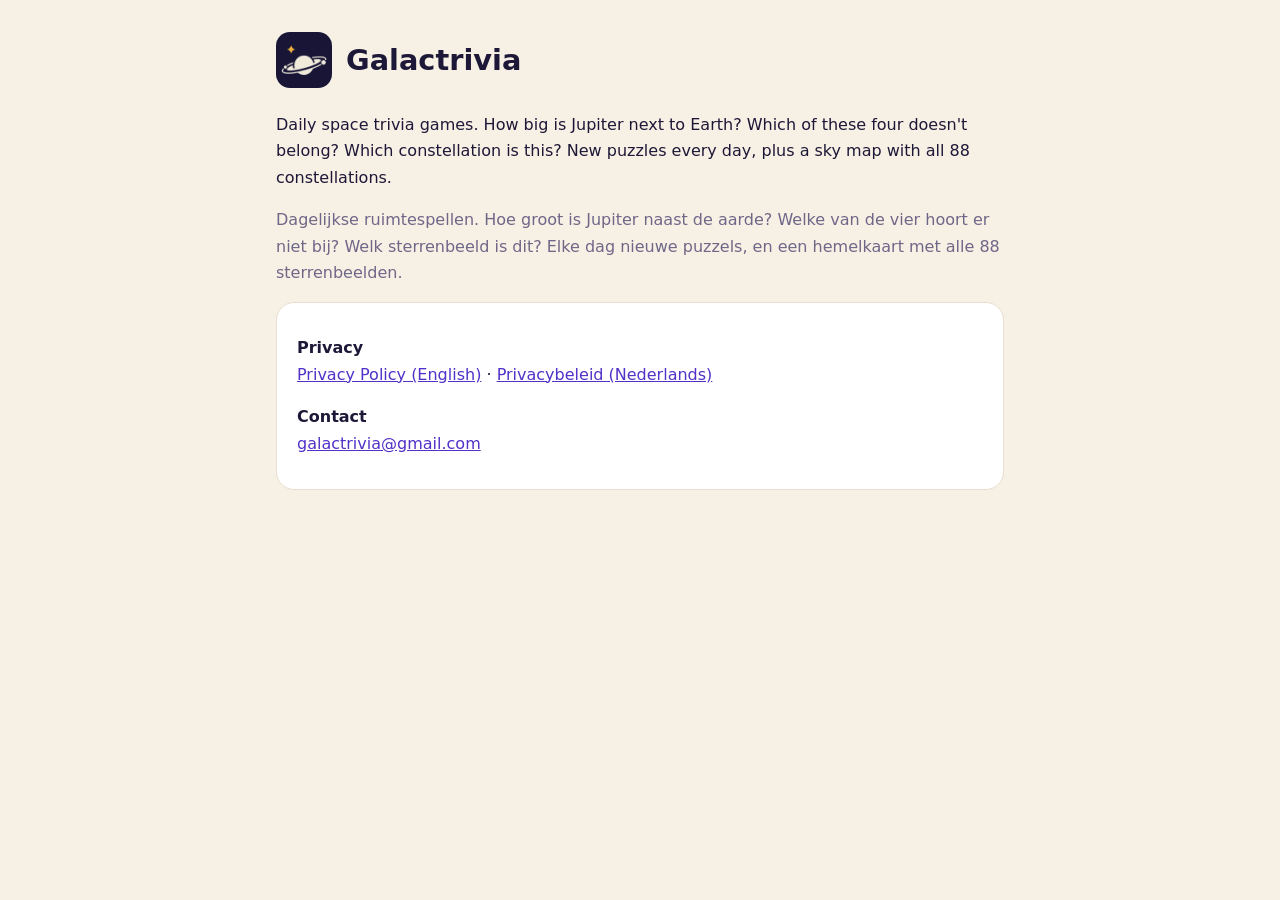
<file: index.html>
<!doctype html>
<html lang="en">
<head>
<meta charset="utf-8">
<meta name="viewport" content="width=device-width, initial-scale=1">
<title>Galactrivia</title>
<meta name="description" content="Galactrivia – daily space trivia games and a sky map. Size planets, spot the outlier, name the constellations.">
<link rel="stylesheet" href="style.css">
<link rel="icon" href="favicon.png">
<link rel="apple-touch-icon" href="icon.png">
</head>
<body>
<main>
<header><img src="icon.png" alt="Galactrivia icon"><h1>Galactrivia</h1></header>
<p>Daily space trivia games. How big is Jupiter next to Earth? Which of these four doesn't belong? Which constellation is this? New puzzles every day, plus a sky map with all 88 constellations.</p>
<p class="soft">Dagelijkse ruimtespellen. Hoe groot is Jupiter naast de aarde? Welke van de vier hoort er niet bij? Welk sterrenbeeld is dit? Elke dag nieuwe puzzels, en een hemelkaart met alle 88 sterrenbeelden.</p>

<div class="card">
<p><strong>Privacy</strong><br>
<a href="privacy.html">Privacy Policy (English)</a> · <a href="privacy-nl.html">Privacybeleid (Nederlands)</a></p>
<p><strong>Contact</strong><br>
<a href="mailto:galactrivia@gmail.com">galactrivia@gmail.com</a></p>
</div>
</main>
</body>
</html>
</file>
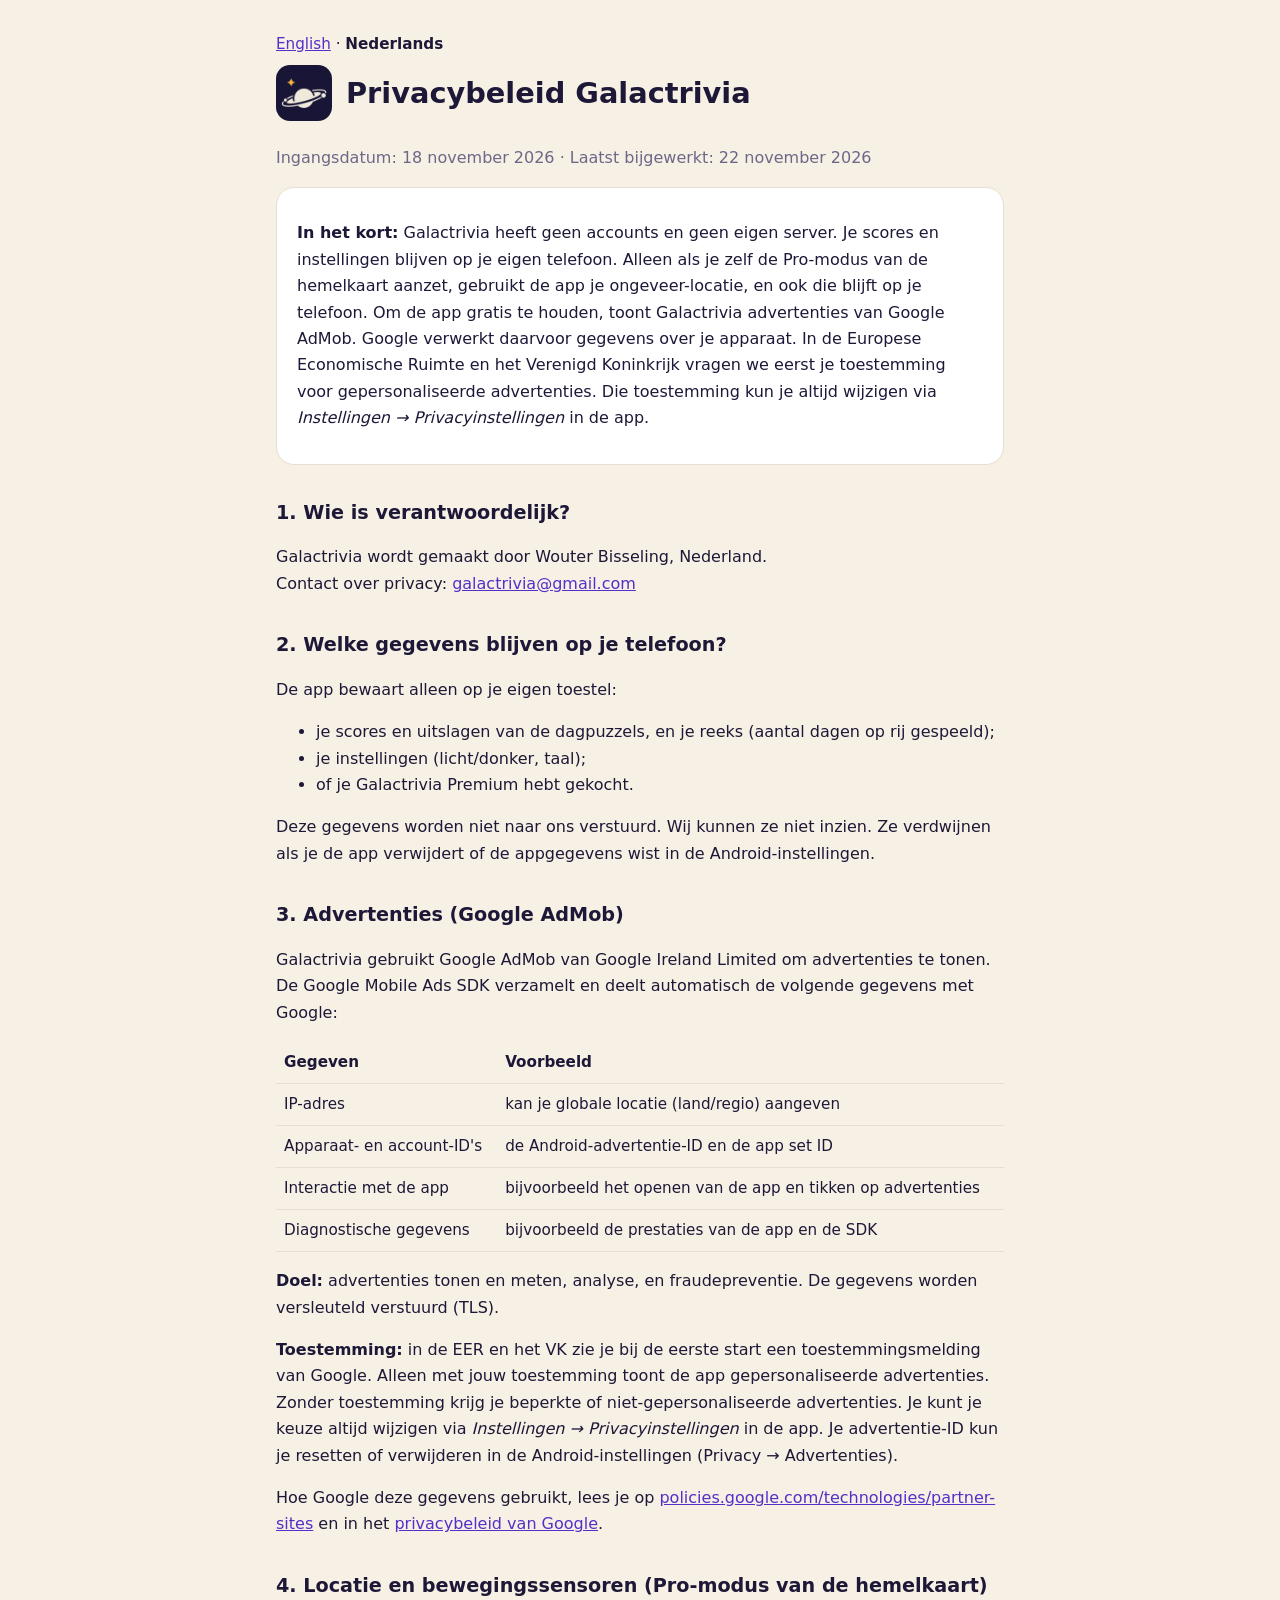
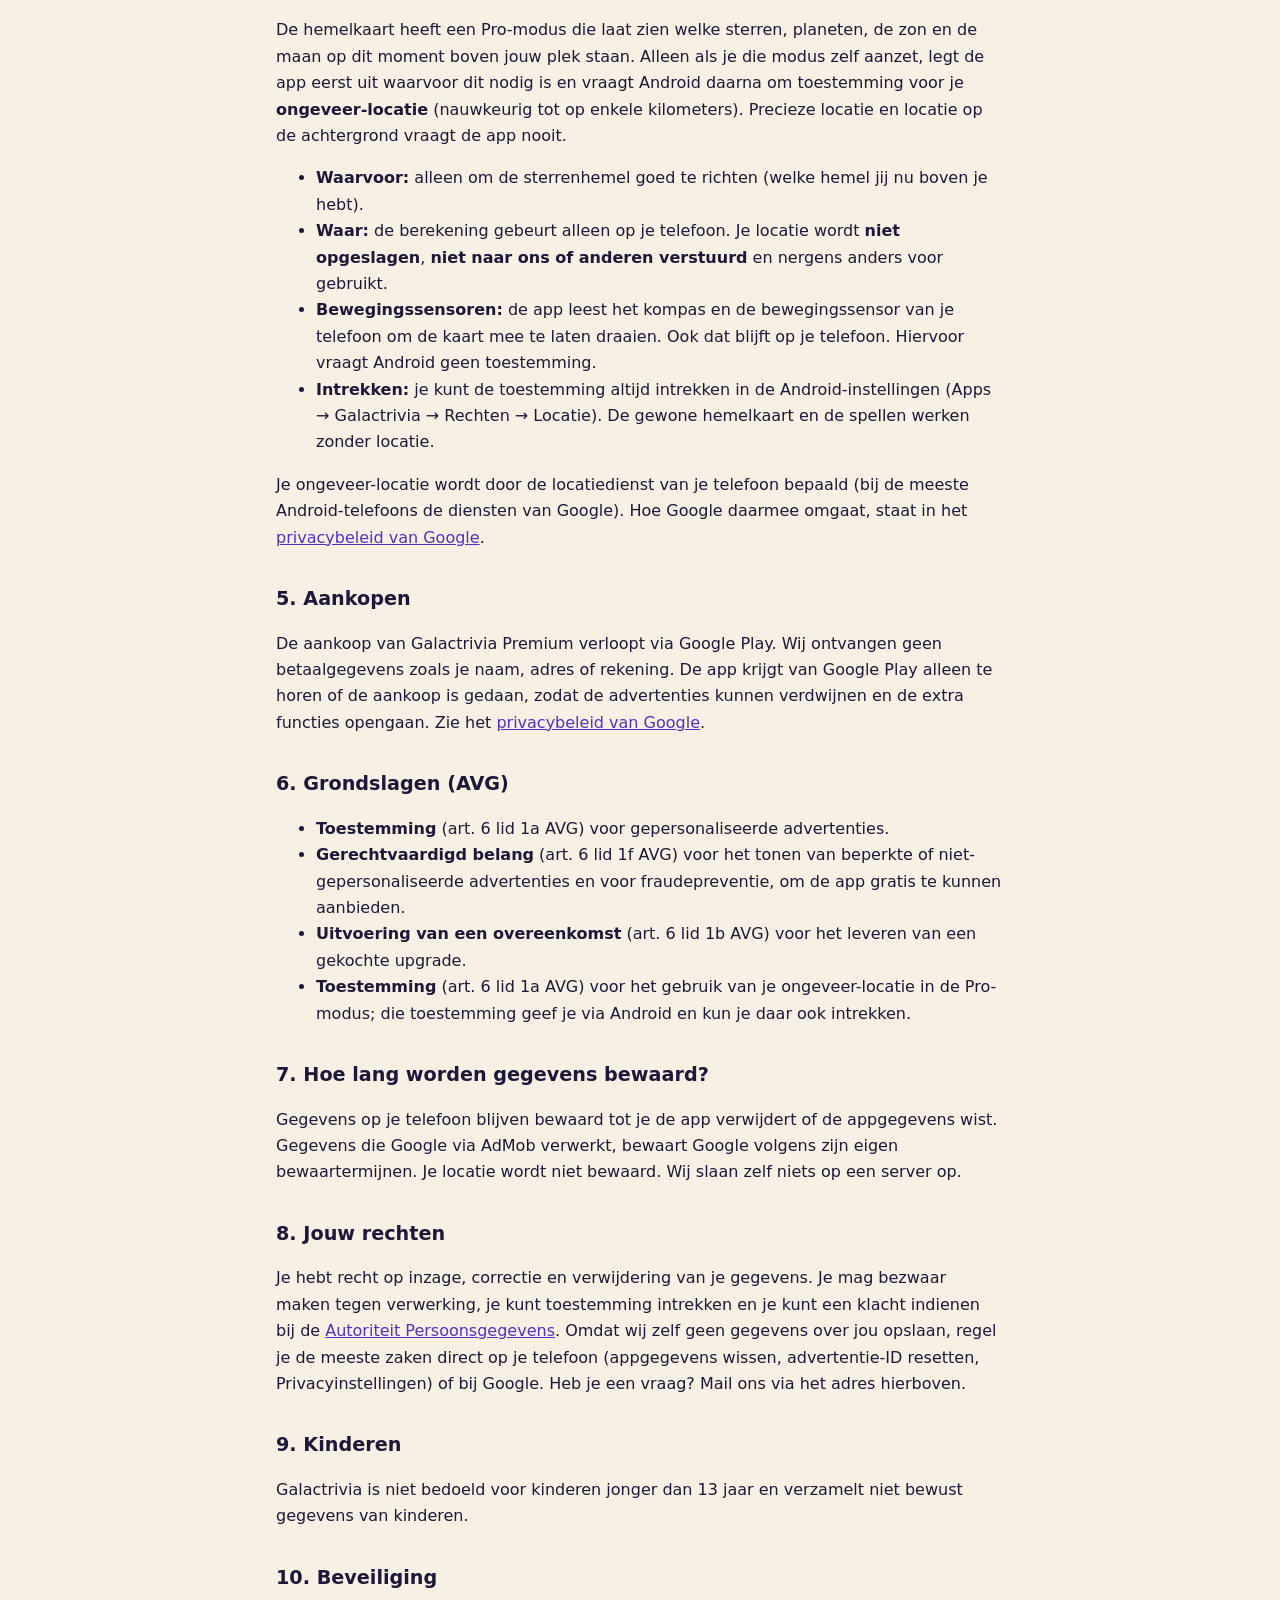
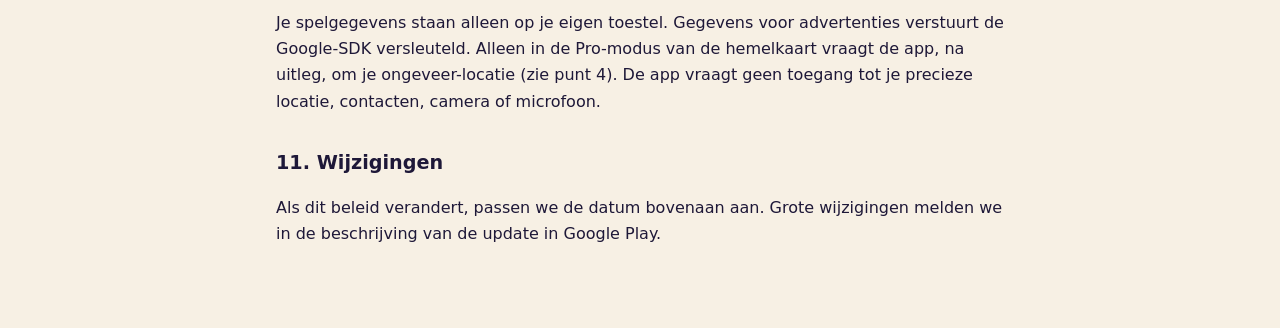
<file: privacy-nl.html>
<!doctype html>
<html lang="nl">
<head>
<meta charset="utf-8">
<meta name="viewport" content="width=device-width, initial-scale=1">
<title>Privacybeleid – Galactrivia</title>
<link rel="stylesheet" href="style.css">
<link rel="icon" href="favicon.png">
</head>
<body>
<main>
<nav class="lang"><a href="privacy.html">English</a> · <strong>Nederlands</strong></nav>
<header><img src="icon.png" alt="Galactrivia-icoon"><h1>Privacybeleid Galactrivia</h1></header>
<p class="soft">Ingangsdatum: 18 november 2026 · Laatst bijgewerkt: 22 november 2026</p>

<div class="card">
<p><strong>In het kort:</strong> Galactrivia heeft geen accounts en geen eigen server. Je scores en instellingen blijven op je eigen telefoon. Alleen als je zelf de Pro-modus van de hemelkaart aanzet, gebruikt de app je ongeveer-locatie, en ook die blijft op je telefoon. Om de app gratis te houden, toont Galactrivia advertenties van Google AdMob. Google verwerkt daarvoor gegevens over je apparaat. In de Europese Economische Ruimte en het Verenigd Koninkrijk vragen we eerst je toestemming voor gepersonaliseerde advertenties. Die toestemming kun je altijd wijzigen via <em>Instellingen → Privacyinstellingen</em> in de app.</p>
</div>

<h2>1. Wie is verantwoordelijk?</h2>
<p>Galactrivia wordt gemaakt door Wouter Bisseling, Nederland.<br>
Contact over privacy: <a href="mailto:galactrivia@gmail.com">galactrivia@gmail.com</a></p>

<h2>2. Welke gegevens blijven op je telefoon?</h2>
<p>De app bewaart alleen op je eigen toestel:</p>
<ul>
<li>je scores en uitslagen van de dagpuzzels, en je reeks (aantal dagen op rij gespeeld);</li>
<li>je instellingen (licht/donker, taal);</li>
<li>of je Galactrivia Premium hebt gekocht.</li>
</ul>
<p>Deze gegevens worden niet naar ons verstuurd. Wij kunnen ze niet inzien. Ze verdwijnen als je de app verwijdert of de appgegevens wist in de Android-instellingen.</p>

<h2>3. Advertenties (Google AdMob)</h2>
<p>Galactrivia gebruikt Google AdMob van Google Ireland Limited om advertenties te tonen. De Google Mobile Ads SDK verzamelt en deelt automatisch de volgende gegevens met Google:</p>
<table>
<tr><th>Gegeven</th><th>Voorbeeld</th></tr>
<tr><td>IP-adres</td><td>kan je globale locatie (land/regio) aangeven</td></tr>
<tr><td>Apparaat- en account-ID's</td><td>de Android-advertentie-ID en de app set ID</td></tr>
<tr><td>Interactie met de app</td><td>bijvoorbeeld het openen van de app en tikken op advertenties</td></tr>
<tr><td>Diagnostische gegevens</td><td>bijvoorbeeld de prestaties van de app en de SDK</td></tr>
</table>
<p><strong>Doel:</strong> advertenties tonen en meten, analyse, en fraudepreventie. De gegevens worden versleuteld verstuurd (TLS).</p>
<p><strong>Toestemming:</strong> in de EER en het VK zie je bij de eerste start een toestemmingsmelding van Google. Alleen met jouw toestemming toont de app gepersonaliseerde advertenties. Zonder toestemming krijg je beperkte of niet-gepersonaliseerde advertenties. Je kunt je keuze altijd wijzigen via <em>Instellingen → Privacyinstellingen</em> in de app. Je advertentie-ID kun je resetten of verwijderen in de Android-instellingen (Privacy → Advertenties).</p>
<p>Hoe Google deze gegevens gebruikt, lees je op <a href="https://policies.google.com/technologies/partner-sites">policies.google.com/technologies/partner-sites</a> en in het <a href="https://policies.google.com/privacy">privacybeleid van Google</a>.</p>

<h2>4. Locatie en bewegingssensoren (Pro-modus van de hemelkaart)</h2>
<p>De hemelkaart heeft een Pro-modus die laat zien welke sterren, planeten, de zon en de maan op dit moment boven jouw plek staan. Alleen als je die modus zelf aanzet, legt de app eerst uit waarvoor dit nodig is en vraagt Android daarna om toestemming voor je <strong>ongeveer-locatie</strong> (nauwkeurig tot op enkele kilometers). Precieze locatie en locatie op de achtergrond vraagt de app nooit.</p>
<ul>
<li><strong>Waarvoor:</strong> alleen om de sterrenhemel goed te richten (welke hemel jij nu boven je hebt).</li>
<li><strong>Waar:</strong> de berekening gebeurt alleen op je telefoon. Je locatie wordt <strong>niet opgeslagen</strong>, <strong>niet naar ons of anderen verstuurd</strong> en nergens anders voor gebruikt.</li>
<li><strong>Bewegingssensoren:</strong> de app leest het kompas en de bewegingssensor van je telefoon om de kaart mee te laten draaien. Ook dat blijft op je telefoon. Hiervoor vraagt Android geen toestemming.</li>
<li><strong>Intrekken:</strong> je kunt de toestemming altijd intrekken in de Android-instellingen (Apps → Galactrivia → Rechten → Locatie). De gewone hemelkaart en de spellen werken zonder locatie.</li>
</ul>
<p>Je ongeveer-locatie wordt door de locatiedienst van je telefoon bepaald (bij de meeste Android-telefoons de diensten van Google). Hoe Google daarmee omgaat, staat in het <a href="https://policies.google.com/privacy">privacybeleid van Google</a>.</p>

<h2>5. Aankopen</h2>
<p>De aankoop van Galactrivia Premium verloopt via Google Play. Wij ontvangen geen betaalgegevens zoals je naam, adres of rekening. De app krijgt van Google Play alleen te horen of de aankoop is gedaan, zodat de advertenties kunnen verdwijnen en de extra functies opengaan. Zie het <a href="https://policies.google.com/privacy">privacybeleid van Google</a>.</p>

<h2>6. Grondslagen (AVG)</h2>
<ul>
<li><strong>Toestemming</strong> (art. 6 lid 1a AVG) voor gepersonaliseerde advertenties.</li>
<li><strong>Gerechtvaardigd belang</strong> (art. 6 lid 1f AVG) voor het tonen van beperkte of niet-gepersonaliseerde advertenties en voor fraudepreventie, om de app gratis te kunnen aanbieden.</li>
<li><strong>Uitvoering van een overeenkomst</strong> (art. 6 lid 1b AVG) voor het leveren van een gekochte upgrade.</li>
<li><strong>Toestemming</strong> (art. 6 lid 1a AVG) voor het gebruik van je ongeveer-locatie in de Pro-modus; die toestemming geef je via Android en kun je daar ook intrekken.</li>
</ul>

<h2>7. Hoe lang worden gegevens bewaard?</h2>
<p>Gegevens op je telefoon blijven bewaard tot je de app verwijdert of de appgegevens wist. Gegevens die Google via AdMob verwerkt, bewaart Google volgens zijn eigen bewaartermijnen. Je locatie wordt niet bewaard. Wij slaan zelf niets op een server op.</p>

<h2>8. Jouw rechten</h2>
<p>Je hebt recht op inzage, correctie en verwijdering van je gegevens. Je mag bezwaar maken tegen verwerking, je kunt toestemming intrekken en je kunt een klacht indienen bij de <a href="https://autoriteitpersoonsgegevens.nl">Autoriteit Persoonsgegevens</a>. Omdat wij zelf geen gegevens over jou opslaan, regel je de meeste zaken direct op je telefoon (appgegevens wissen, advertentie-ID resetten, Privacyinstellingen) of bij Google. Heb je een vraag? Mail ons via het adres hierboven.</p>

<h2>9. Kinderen</h2>
<p>Galactrivia is niet bedoeld voor kinderen jonger dan 13 jaar en verzamelt niet bewust gegevens van kinderen.</p>

<h2>10. Beveiliging</h2>
<p>Je spelgegevens staan alleen op je eigen toestel. Gegevens voor advertenties verstuurt de Google-SDK versleuteld. Alleen in de Pro-modus van de hemelkaart vraagt de app, na uitleg, om je ongeveer-locatie (zie punt 4). De app vraagt geen toegang tot je precieze locatie, contacten, camera of microfoon.</p>

<h2>11. Wijzigingen</h2>
<p>Als dit beleid verandert, passen we de datum bovenaan aan. Grote wijzigingen melden we in de beschrijving van de update in Google Play.</p>
</main>
</body>
</html>
</file>
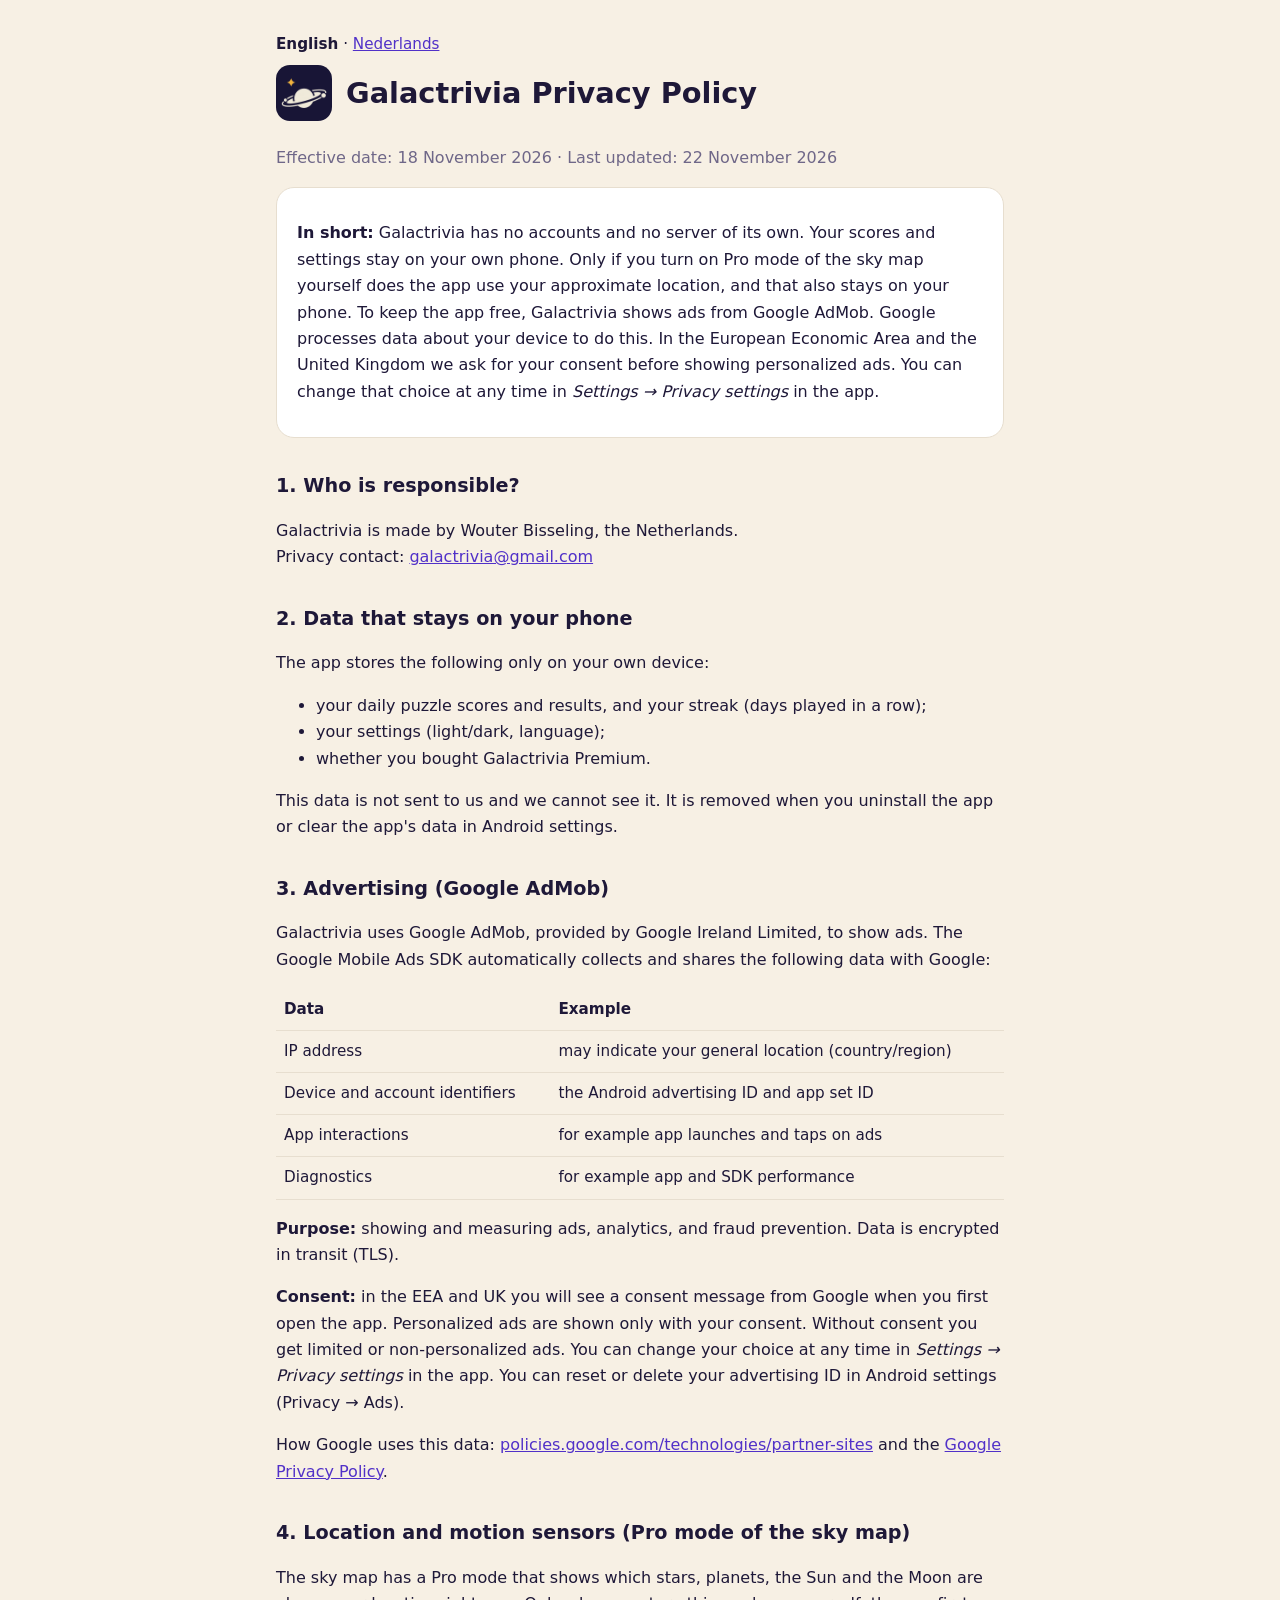
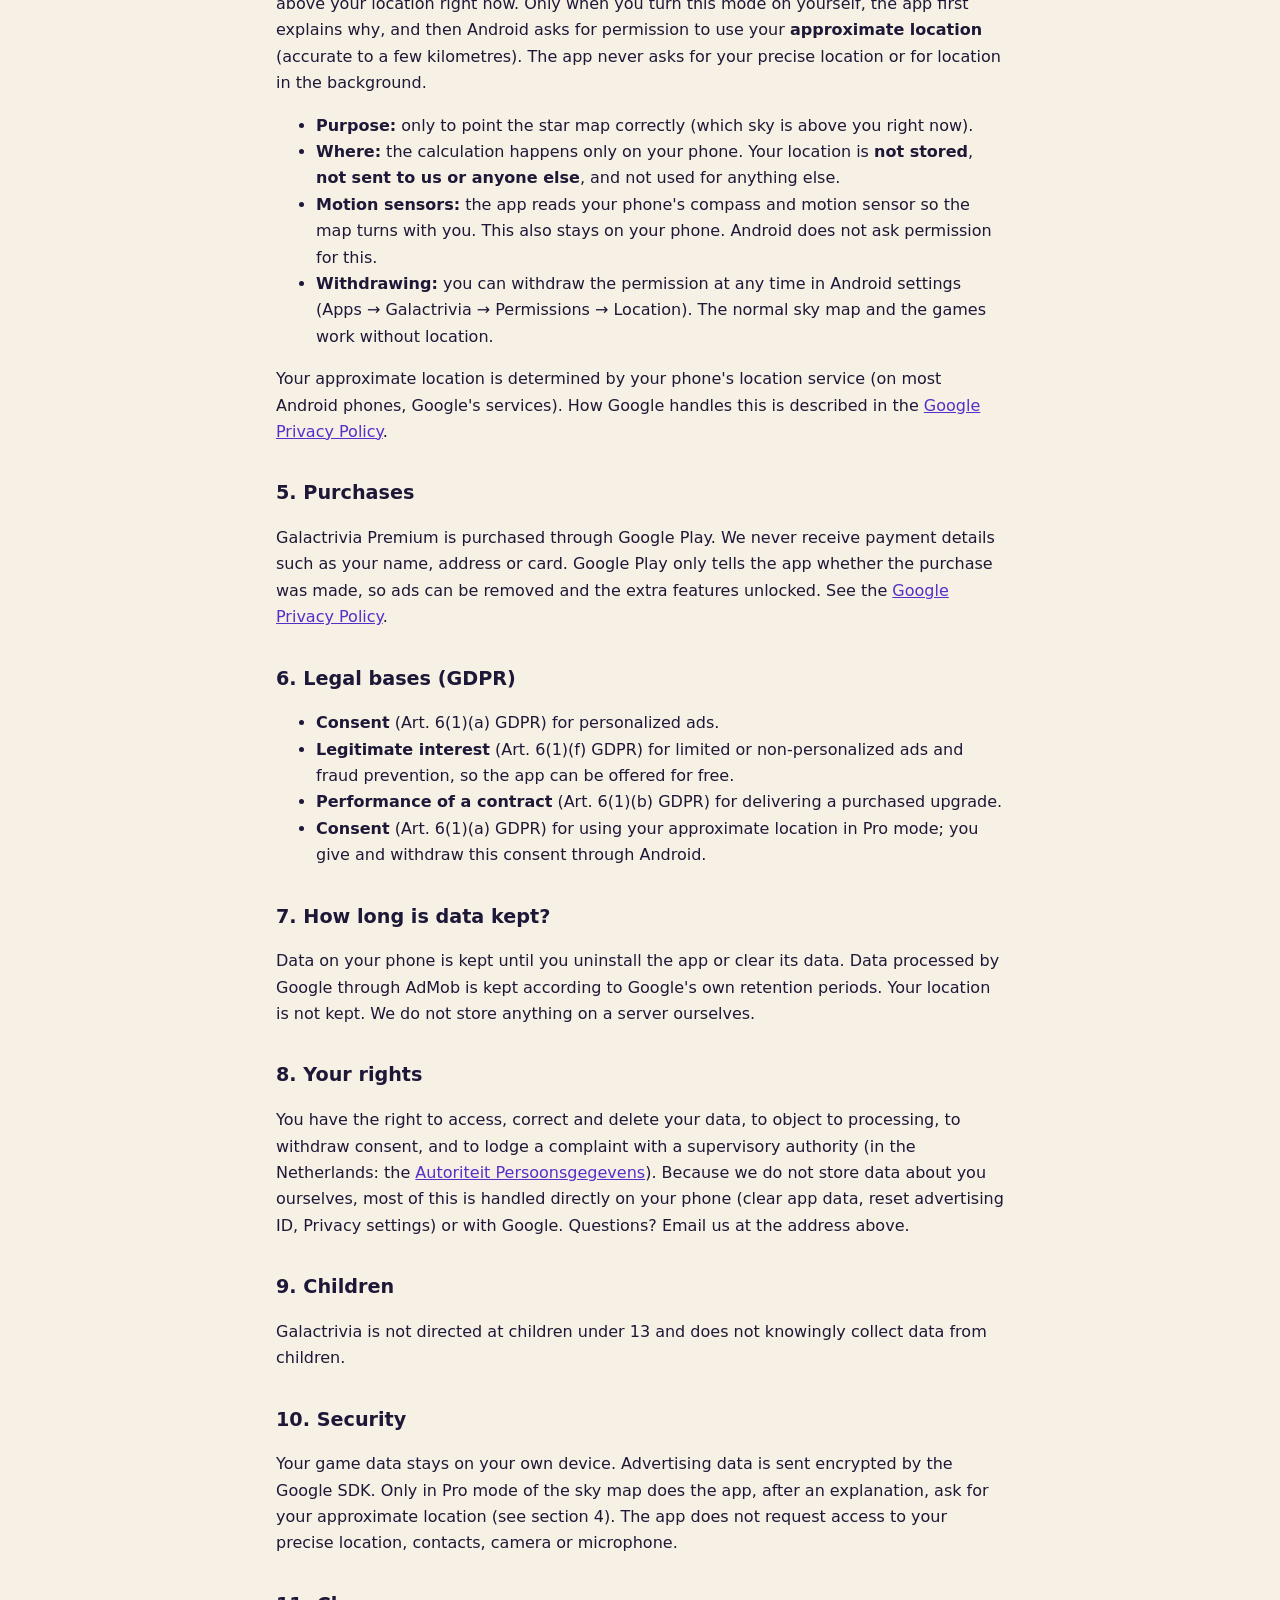
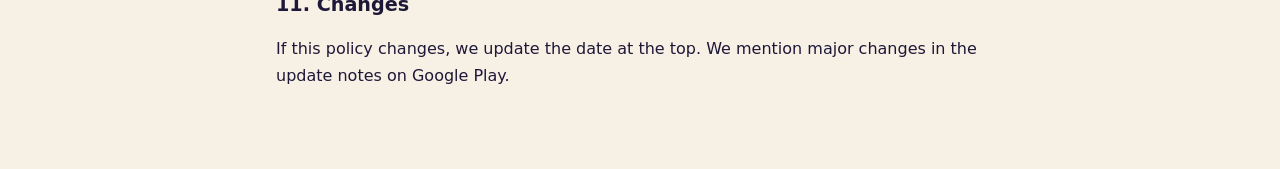
<file: privacy.html>
<!doctype html>
<html lang="en">
<head>
<meta charset="utf-8">
<meta name="viewport" content="width=device-width, initial-scale=1">
<title>Privacy Policy – Galactrivia</title>
<link rel="stylesheet" href="style.css">
<link rel="icon" href="favicon.png">
</head>
<body>
<main>
<nav class="lang"><strong>English</strong> · <a href="privacy-nl.html">Nederlands</a></nav>
<header><img src="icon.png" alt="Galactrivia icon"><h1>Galactrivia Privacy Policy</h1></header>
<p class="soft">Effective date: 18 November 2026 · Last updated: 22 November 2026</p>

<div class="card">
<p><strong>In short:</strong> Galactrivia has no accounts and no server of its own. Your scores and settings stay on your own phone. Only if you turn on Pro mode of the sky map yourself does the app use your approximate location, and that also stays on your phone. To keep the app free, Galactrivia shows ads from Google AdMob. Google processes data about your device to do this. In the European Economic Area and the United Kingdom we ask for your consent before showing personalized ads. You can change that choice at any time in <em>Settings → Privacy settings</em> in the app.</p>
</div>

<h2>1. Who is responsible?</h2>
<p>Galactrivia is made by Wouter Bisseling, the Netherlands.<br>
Privacy contact: <a href="mailto:galactrivia@gmail.com">galactrivia@gmail.com</a></p>

<h2>2. Data that stays on your phone</h2>
<p>The app stores the following only on your own device:</p>
<ul>
<li>your daily puzzle scores and results, and your streak (days played in a row);</li>
<li>your settings (light/dark, language);</li>
<li>whether you bought Galactrivia Premium.</li>
</ul>
<p>This data is not sent to us and we cannot see it. It is removed when you uninstall the app or clear the app's data in Android settings.</p>

<h2>3. Advertising (Google AdMob)</h2>
<p>Galactrivia uses Google AdMob, provided by Google Ireland Limited, to show ads. The Google Mobile Ads SDK automatically collects and shares the following data with Google:</p>
<table>
<tr><th>Data</th><th>Example</th></tr>
<tr><td>IP address</td><td>may indicate your general location (country/region)</td></tr>
<tr><td>Device and account identifiers</td><td>the Android advertising ID and app set ID</td></tr>
<tr><td>App interactions</td><td>for example app launches and taps on ads</td></tr>
<tr><td>Diagnostics</td><td>for example app and SDK performance</td></tr>
</table>
<p><strong>Purpose:</strong> showing and measuring ads, analytics, and fraud prevention. Data is encrypted in transit (TLS).</p>
<p><strong>Consent:</strong> in the EEA and UK you will see a consent message from Google when you first open the app. Personalized ads are shown only with your consent. Without consent you get limited or non-personalized ads. You can change your choice at any time in <em>Settings → Privacy settings</em> in the app. You can reset or delete your advertising ID in Android settings (Privacy → Ads).</p>
<p>How Google uses this data: <a href="https://policies.google.com/technologies/partner-sites">policies.google.com/technologies/partner-sites</a> and the <a href="https://policies.google.com/privacy">Google Privacy Policy</a>.</p>

<h2>4. Location and motion sensors (Pro mode of the sky map)</h2>
<p>The sky map has a Pro mode that shows which stars, planets, the Sun and the Moon are above your location right now. Only when you turn this mode on yourself, the app first explains why, and then Android asks for permission to use your <strong>approximate location</strong> (accurate to a few kilometres). The app never asks for your precise location or for location in the background.</p>
<ul>
<li><strong>Purpose:</strong> only to point the star map correctly (which sky is above you right now).</li>
<li><strong>Where:</strong> the calculation happens only on your phone. Your location is <strong>not stored</strong>, <strong>not sent to us or anyone else</strong>, and not used for anything else.</li>
<li><strong>Motion sensors:</strong> the app reads your phone's compass and motion sensor so the map turns with you. This also stays on your phone. Android does not ask permission for this.</li>
<li><strong>Withdrawing:</strong> you can withdraw the permission at any time in Android settings (Apps → Galactrivia → Permissions → Location). The normal sky map and the games work without location.</li>
</ul>
<p>Your approximate location is determined by your phone's location service (on most Android phones, Google's services). How Google handles this is described in the <a href="https://policies.google.com/privacy">Google Privacy Policy</a>.</p>

<h2>5. Purchases</h2>
<p>Galactrivia Premium is purchased through Google Play. We never receive payment details such as your name, address or card. Google Play only tells the app whether the purchase was made, so ads can be removed and the extra features unlocked. See the <a href="https://policies.google.com/privacy">Google Privacy Policy</a>.</p>

<h2>6. Legal bases (GDPR)</h2>
<ul>
<li><strong>Consent</strong> (Art. 6(1)(a) GDPR) for personalized ads.</li>
<li><strong>Legitimate interest</strong> (Art. 6(1)(f) GDPR) for limited or non-personalized ads and fraud prevention, so the app can be offered for free.</li>
<li><strong>Performance of a contract</strong> (Art. 6(1)(b) GDPR) for delivering a purchased upgrade.</li>
<li><strong>Consent</strong> (Art. 6(1)(a) GDPR) for using your approximate location in Pro mode; you give and withdraw this consent through Android.</li>
</ul>

<h2>7. How long is data kept?</h2>
<p>Data on your phone is kept until you uninstall the app or clear its data. Data processed by Google through AdMob is kept according to Google's own retention periods. Your location is not kept. We do not store anything on a server ourselves.</p>

<h2>8. Your rights</h2>
<p>You have the right to access, correct and delete your data, to object to processing, to withdraw consent, and to lodge a complaint with a supervisory authority (in the Netherlands: the <a href="https://autoriteitpersoonsgegevens.nl/en">Autoriteit Persoonsgegevens</a>). Because we do not store data about you ourselves, most of this is handled directly on your phone (clear app data, reset advertising ID, Privacy settings) or with Google. Questions? Email us at the address above.</p>

<h2>9. Children</h2>
<p>Galactrivia is not directed at children under 13 and does not knowingly collect data from children.</p>

<h2>10. Security</h2>
<p>Your game data stays on your own device. Advertising data is sent encrypted by the Google SDK. Only in Pro mode of the sky map does the app, after an explanation, ask for your approximate location (see section 4). The app does not request access to your precise location, contacts, camera or microphone.</p>

<h2>11. Changes</h2>
<p>If this policy changes, we update the date at the top. We mention major changes in the update notes on Google Play.</p>
</main>
</body>
</html>
</file>
<file: style.css>
:root {
  --bg: #F7F0E4;
  --card: #FFFFFF;
  --line: #E7DECF;
  --text: #1E1838;
  --soft: #6F6788;
  --brand: #5131C8;
}
@media (prefers-color-scheme: dark) {
  :root {
    --bg: #0D1230;
    --card: #1A2150;
    --line: #2E3770;
    --text: #F4F1FF;
    --soft: #A9AEDA;
    --brand: #CDBEFF;
  }
}
* { box-sizing: border-box; }
body {
  margin: 0;
  background: var(--bg);
  color: var(--text);
  font-family: system-ui, -apple-system, "Segoe UI", Roboto, sans-serif;
  line-height: 1.65;
}
main { max-width: 760px; margin: 0 auto; padding: 32px 16px 64px; }
header { display: flex; align-items: center; gap: 14px; margin-bottom: 24px; }
header img { width: 56px; height: 56px; border-radius: 14px; }
h1 { font-size: 1.8rem; line-height: 1.2; margin: 0; }
h2 { font-size: 1.2rem; margin-top: 2rem; }
a { color: var(--brand); }
.card { background: var(--card); border: 1px solid var(--line); border-radius: 18px; padding: 16px 20px; }
.soft { color: var(--soft); }
table { width: 100%; border-collapse: collapse; font-size: 0.95rem; }
th, td { text-align: left; vertical-align: top; padding: 8px; border-bottom: 1px solid var(--line); }
nav.lang { margin-bottom: 8px; font-size: 0.95rem; }
</file>
